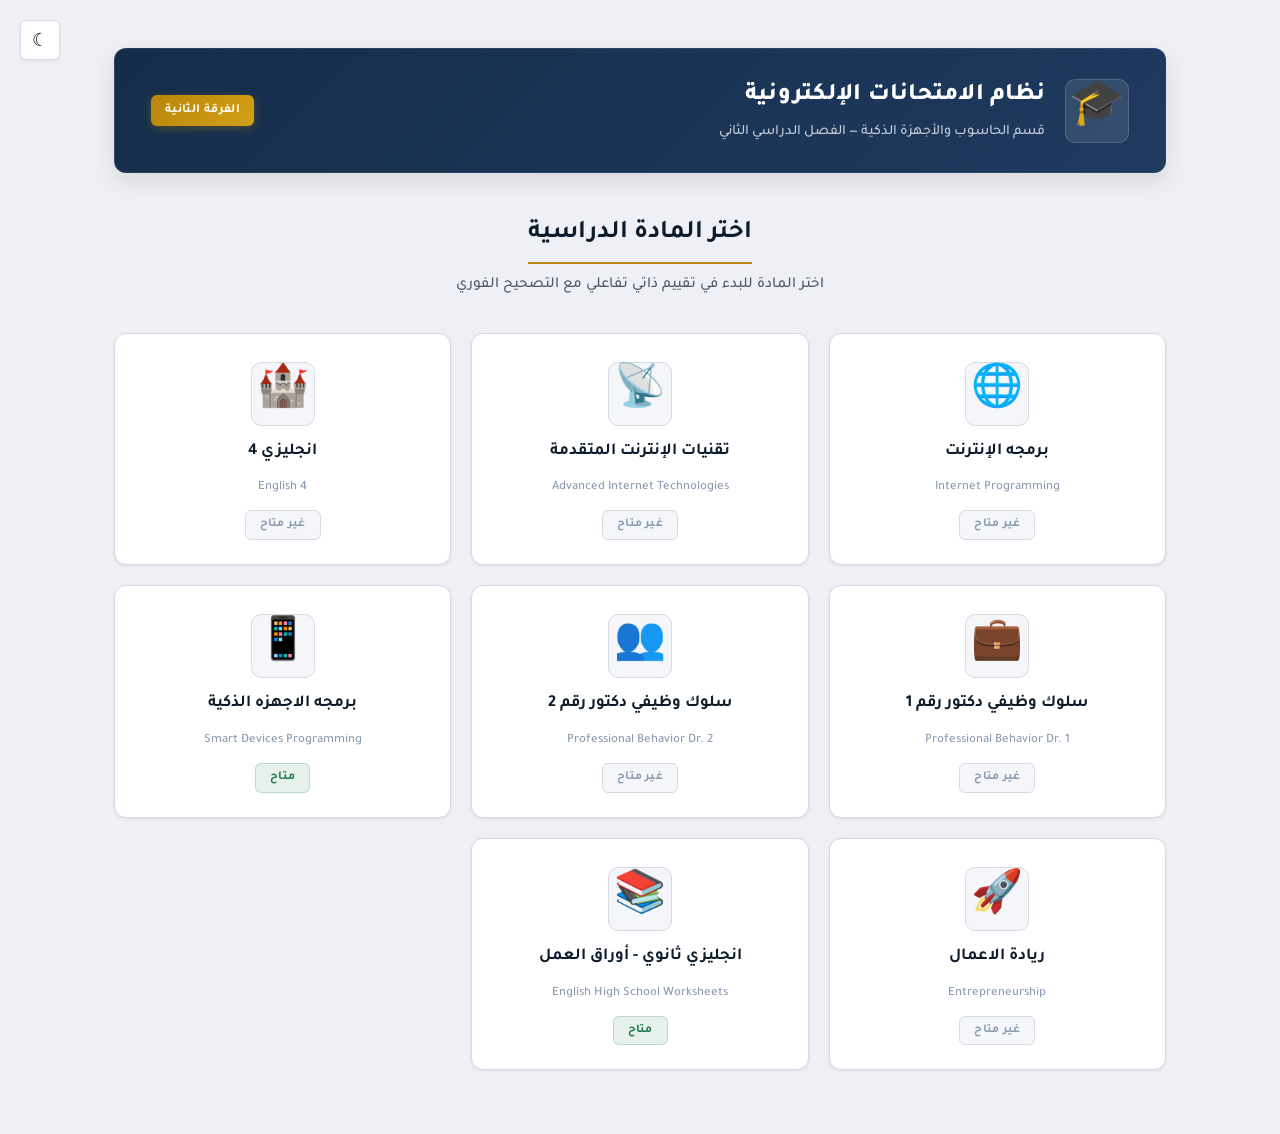
<file: index.html>
<!DOCTYPE html>
<html lang="ar" dir="rtl" data-theme="light">
<head>
    <meta charset="UTF-8">
    <meta name="viewport" content="width=device-width, initial-scale=1.0">
    <meta name="description" content="نظام اختبارات تفاعلي حديث لمادة الأجهزة الذكية والمواد الدراسية الأخرى مع ميزة التصحيح التلقائي والدعم الكامل للوضعين الفاتح والمظلم.">
    <title>الاجهزة الذكية - نظام الامتحانات</title>
    <link rel="preconnect" href="https://fonts.googleapis.com">
    <link rel="preconnect" href="https://fonts.gstatic.com" crossorigin>
    <link href="https://fonts.googleapis.com/css2?family=Tajawal:wght@400;500;700;800&display=swap" rel="stylesheet">
    <link rel="stylesheet" href="styles.css">
</head>
<body>

    <!-- ===== THEME TOGGLE ===== -->
    <button id="theme-toggle" class="theme-toggle" aria-label="تبديل الوضع">
        <span class="toggle-icon sun">&#x2600;</span>
        <span class="toggle-icon moon">&#x263E;</span>
    </button>

    <!-- ===== TOAST NOTIFICATION ===== -->
    <div id="toast" class="toast hidden"></div>

    <!-- ================================ -->
    <!-- SUBJECT SELECTION SCREEN         -->
    <!-- ================================ -->
    <main id="subject-screen" class="subject-screen">

        <!-- Institutional Banner -->
        <div class="institution-banner">
            <div class="institution-logo">🎓</div>
            <div class="institution-info">
                <div class="institution-title">نظام الامتحانات الإلكترونية</div>
                <div class="institution-subtitle">قسم الحاسوب والأجهزة الذكية — الفصل الدراسي الثاني</div>
            </div>
            <div class="institution-badge">الفرقة الثانية</div>
        </div>

        <div class="subject-header">
            <h1>اختر المادة الدراسية</h1>
            <p class="subject-subtitle">اختر المادة للبدء في تقييم ذاتي تفاعلي مع التصحيح الفوري</p>
        </div>
        <div id="subject-grid" class="subject-grid"></div>
        <div id="subject-loading" class="subject-loading hidden">
            <div class="spinner"></div>
            <span>جاري التحقق من توفر الاختبار...</span>
        </div>
        <!-- Skeleton loader shown during initial load -->
        <div id="skeleton-grid" class="subject-grid skeleton-grid">
            <div class="skeleton-card"></div>
            <div class="skeleton-card"></div>
            <div class="skeleton-card"></div>
            <div class="skeleton-card"></div>
            <div class="skeleton-card"></div>
            <div class="skeleton-card"></div>
            <div class="skeleton-card"></div>
        </div>
    </main>

    <!-- ================================ -->
    <!-- UNAVAILABLE MODAL                 -->
    <!-- ================================ -->
    <div id="unavailable-modal" class="modal-overlay hidden">
        <div class="modal-content">
            <div class="modal-icon">⌛</div>
            <p id="unavailable-message" class="modal-message">عذرا لايوجد اختبار متاح بالوقت الحالي</p>
            <p class="modal-sub">سيتم إضافة الاختبار قريباً، يرجى المحاولة لاحقاً</p>
            <button id="modal-close-btn" class="modal-btn">حسناً، فهمت</button>
        </div>
    </div>

    <!-- ================================ -->
    <!-- EXAM RESULT MODAL                 -->
    <!-- ================================ -->
    <div id="result-modal" class="modal-overlay hidden">
        <div class="result-card">
            <div class="result-icon" id="result-icon">✓</div>
            <h2 class="result-title" id="result-title">تم إنهاء الاختبار!</h2>
            <p class="result-subject" id="result-subject">المادة</p>

            <div class="result-stats">
                <div class="stat-box">
                    <div class="stat-label">الإجابات الصحيحة</div>
                    <div class="stat-value">
                        <span id="result-earned">0.00</span>
                        <span class="stat-of">من</span>
                        <span id="result-possible">0.00</span>
                    </div>
                </div>
                <div class="stat-box stat-percent">
                    <div class="stat-label">النسبة</div>
                    <div class="stat-value-percent" id="result-percent">0%</div>
                </div>
            </div>

            <div class="result-grade" id="result-grade">ممتاز</div>

            <button id="result-close-btn" class="modal-btn">العودة إلى المواد</button>
        </div>
    </div>

    <!-- ================================ -->
    <!-- CONFIRM MODAL                      -->
    <!-- ================================ -->
    <div id="confirm-modal" class="modal-overlay hidden">
        <div class="confirm-card">
            <div class="confirm-icon">?</div>
            <p id="confirm-message" class="confirm-message">هل أنت متأكد؟</p>
            <div class="confirm-actions">
                <button id="confirm-no-btn" class="modal-btn modal-btn-secondary">إلغاء</button>
                <button id="confirm-yes-btn" class="modal-btn">نعم</button>
            </div>
        </div>
    </div>

    <!-- ================================ -->
    <!-- EXAM SCREEN                       -->
    <!-- ================================ -->
    <div id="exam-screen" class="exam-screen hidden">

        <!-- Top Bar -->
        <header class="exam-topbar">
            <button id="back-to-subjects-btn" class="topbar-back" aria-label="العودة للمواد">
                <span class="back-arrow">&#x27F5;</span>
                <span class="back-text">المواد</span>
            </button>
            <div class="topbar-center">
                <span id="exam-subject-display" class="topbar-subject"></span>
            </div>
            <div class="topbar-stats">
                <span id="exam-progress-text" class="topbar-progress">0 / 0</span>
            </div>
            <button id="exam-theme-toggle" class="theme-toggle exam-theme-btn" aria-label="تبديل الوضع">
                <span class="toggle-icon sun">&#x2600;</span>
                <span class="toggle-icon moon">&#x263E;</span>
            </button>
        </header>

        <!-- Progress Bar -->
        <div class="progress-track">
            <div id="progress-bar" class="progress-fill"></div>
        </div>

        <div class="exam-layout">
            <!-- Side Panel -->
            <aside class="exam-side">
                <div class="side-header">التنقل في الاختبار</div>
                <div id="exam-subject-side" class="side-subject-label"></div>
                <div class="question-grid" id="exam-question-grid"></div>
                <div class="side-footer">
                    <span id="side-score-label">الدرجة:</span>
                    <span id="side-score" class="side-score">0.00</span>
                </div>
            </aside>

            <!-- Question Area -->
            <div class="exam-main">
                <div class="exam-header-bar">
                    <div class="question-number">سؤال <span id="current-question">1</span></div>
                    <div class="exam-info-row">
                        <div class="info-item">
                            <span class="info-label">تاريخ:</span>
                            <span id="exam-date"></span>
                        </div>
                        <div class="info-item">
                            <span class="info-label">الدرجة:</span>
                            <span id="score">0.00 من 0.00 (0%)</span>
                        </div>
                    </div>
                </div>

                <div id="question-container" class="question-container">
                    <div id="question-text" class="question-text"></div>
                    <div id="options-container" class="options-container"></div>
                </div>

                <div class="question-footer">
                    <div class="question-status">
                        <span id="status-indicator">لم تتم الإجابة</span>
                    </div>
                    <div class="question-nav-buttons">
                        <button id="prev-btn" class="nav-btn">&#x27F5; السابق</button>
                        <button id="next-btn" class="nav-btn">التالي &#x27F6;</button>
                        <button id="submit-btn" class="nav-btn submit-btn hidden">تسليم الاختبار ✓</button>
                    </div>
                </div>
            </div>
        </div>
    </div>

    <script src="questions.js" defer></script>
    <script src="app.js" defer></script>
</body>
</html>
</file>
<file: styles.css>
/* ============================================================
   DESIGN SYSTEM & VARIABLES
   ============================================================ */
:root,
[data-theme="light"] {
    --bg-primary: #eef0f5;
    --bg-secondary: #ffffff;
    --bg-card: #ffffff;
    --bg-glass: rgba(255, 255, 255, 0.92);
    --bg-elevated: #f4f6fa;
    --bg-overlay: rgba(10, 20, 40, 0.55);
    --text-primary: #0d1b2a;
    --text-secondary: #4a5568;
    --text-muted: #8a9ab0;
    --text-inverse: #ffffff;

    /* Formal navy/gold academic palette */
    --accent: #1e3a5f;
    --accent-hover: #152d4a;
    --accent-light: rgba(30, 58, 95, 0.08);
    --accent-glow: rgba(30, 58, 95, 0.15);
    --gold: #b8860b;
    --gold-light: rgba(184, 134, 11, 0.12);
    --gold-bright: #d4a017;

    --success: #1a7a4a;
    --success-light: rgba(26, 122, 74, 0.1);
    --danger: #b91c1c;
    --danger-light: rgba(185, 28, 28, 0.1);
    --warning: #b45309;
    --warning-light: rgba(180, 83, 9, 0.1);

    --border: #d5dae4;
    --border-hover: #a0aec0;
    --shadow-sm: 0 1px 3px rgba(0, 0, 0, 0.08);
    --shadow-md: 0 4px 12px rgba(0, 0, 0, 0.08);
    --shadow-lg: 0 8px 24px rgba(0, 0, 0, 0.1);
    --shadow-glow: 0 0 16px rgba(30, 58, 95, 0.18);

    --radius-sm: 6px;
    --radius-md: 10px;
    --radius-lg: 12px;
    --radius-xl: 16px;

    --gradient-bg: linear-gradient(135deg, #1e3a5f 0%, #2d5282 100%);
    --gradient-header: linear-gradient(135deg, #152d4a 0%, #1e3a5f 100%);
    --gradient-gold: linear-gradient(135deg, #b8860b 0%, #d4a017 100%);
    --topbar-bg: rgba(255, 255, 255, 0.96);
    --code-bg: #1a2035;
    --progress-track: #d5dae4;
    --option-hover: #f4f6fa;
    --option-selected: rgba(30, 58, 95, 0.06);
    --option-border: #d5dae4;
    --skeleton: linear-gradient(90deg, #d5dae4 25%, #eef0f5 50%, #d5dae4 75%);
    --modal-bg: rgba(255, 255, 255, 0.98);
}

[data-theme="dark"] {
    --bg-primary: #080e1a;
    --bg-secondary: #0d1526;
    --bg-card: rgba(13, 21, 38, 0.9);
    --bg-glass: rgba(13, 21, 38, 0.85);
    --bg-elevated: #111d30;
    --bg-overlay: rgba(0, 0, 0, 0.7);
    --text-primary: #e8edf5;
    --text-secondary: #8a9ab0;
    --text-muted: #566476;
    --text-inverse: #080e1a;

    --accent: #4a7fb5;
    --accent-hover: #3a6a9a;
    --accent-light: rgba(74, 127, 181, 0.12);
    --accent-glow: rgba(74, 127, 181, 0.2);
    --gold: #d4a017;
    --gold-light: rgba(212, 160, 23, 0.12);
    --gold-bright: #f0c040;

    --success: #22c55e;
    --success-light: rgba(34, 197, 94, 0.12);
    --danger: #f87171;
    --danger-light: rgba(248, 113, 113, 0.12);
    --warning: #fbbf24;
    --warning-light: rgba(251, 191, 36, 0.12);

    --border: #1a2a42;
    --border-hover: #2a4060;
    --shadow-sm: 0 1px 3px rgba(0, 0, 0, 0.4);
    --shadow-md: 0 4px 12px rgba(0, 0, 0, 0.35);
    --shadow-lg: 0 8px 24px rgba(0, 0, 0, 0.5);
    --shadow-glow: 0 0 18px rgba(74, 127, 181, 0.15);

    --gradient-bg: linear-gradient(135deg, #0d1d36 0%, #1a2d4a 100%);
    --gradient-header: linear-gradient(135deg, #0a1525 0%, #0d1d36 100%);
    --gradient-gold: linear-gradient(135deg, #b8860b 0%, #d4a017 100%);
    --topbar-bg: rgba(13, 21, 38, 0.97);
    --code-bg: #060c18;
    --progress-track: #1a2a42;
    --option-hover: #111d30;
    --option-selected: rgba(74, 127, 181, 0.1);
    --option-border: #1a2a42;
    --skeleton: linear-gradient(90deg, #0d1526 25%, #111d30 50%, #0d1526 75%);
    --modal-bg: rgba(13, 21, 38, 0.98);
}

/* ============================================================
   GLOBAL STYLES & RESET
   ============================================================ */
* {
    margin: 0;
    padding: 0;
    box-sizing: border-box;
}

body {
    font-family: 'Tajawal', 'Segoe UI', system-ui, -apple-system, sans-serif;
    background: var(--bg-primary);
    color: var(--text-primary);
    direction: rtl;
    min-height: 100vh;
    overflow-x: hidden;
    line-height: 1.65;
}

body, .theme-toggle, .subject-card, .modal-content, .exam-topbar,
.exam-side, .question-container, .option, .question-number-btn,
.progress-track, .info-item, .subject-screen, .exam-screen, .code-block-container {
    transition: background 0.25s ease, color 0.25s ease,
                border-color 0.25s ease, box-shadow 0.25s ease;
}

::-webkit-scrollbar { width: 6px; height: 6px; }
::-webkit-scrollbar-track { background: var(--bg-primary); }
::-webkit-scrollbar-thumb { background: var(--border); border-radius: 3px; }
::-webkit-scrollbar-thumb:hover { background: var(--accent); }

/* ============================================================
   FLOATING THEME TOGGLE
   ============================================================ */
.theme-toggle {
    position: fixed;
    top: 20px;
    left: 20px;
    z-index: 1000;
    width: 40px;
    height: 40px;
    border-radius: var(--radius-sm);
    border: 1px solid var(--border);
    background: var(--bg-secondary);
    cursor: pointer;
    display: flex;
    align-items: center;
    justify-content: center;
    font-size: 1.1rem;
    box-shadow: var(--shadow-sm);
}

.theme-toggle:hover {
    border-color: var(--accent);
    box-shadow: var(--shadow-md);
}

.theme-toggle .toggle-icon {
    position: absolute;
    transition: transform 0.3s ease, opacity 0.25s ease;
}

[data-theme="light"] .theme-toggle .moon,
[data-theme="dark"] .theme-toggle .sun {
    opacity: 1;
    transform: rotate(0deg) scale(1);
}

[data-theme="light"] .theme-toggle .sun,
[data-theme="dark"] .theme-toggle .moon {
    opacity: 0;
    transform: rotate(90deg) scale(0);
}

/* ============================================================
   TOAST MESSAGE
   ============================================================ */
.toast {
    position: fixed;
    bottom: 28px;
    left: 50%;
    transform: translateX(-50%);
    z-index: 9999;
    background: var(--danger);
    color: #fff;
    padding: 10px 24px;
    border-radius: var(--radius-md);
    font-weight: 600;
    font-size: 0.9rem;
    box-shadow: var(--shadow-lg);
    animation: toastIn 0.25s ease;
    letter-spacing: 0.01em;
}

.toast.hidden { display: none !important; }

@keyframes toastIn {
    from { opacity: 0; transform: translateX(-50%) translateY(14px); }
    to   { opacity: 1; transform: translateX(-50%) translateY(0); }
}

/* ============================================================
   SUBJECT SELECTION SCREEN
   ============================================================ */
.subject-screen {
    max-width: 1100px;
    margin: 0 auto;
    padding: 48px 24px 64px;
    animation: fadeUp 0.4s ease;
}

/* Institutional header banner */
.institution-banner {
    background: var(--gradient-header);
    color: #fff;
    border-radius: var(--radius-lg);
    padding: 28px 36px;
    margin-bottom: 40px;
    display: flex;
    align-items: center;
    gap: 20px;
    border: 1px solid rgba(255,255,255,0.08);
    box-shadow: var(--shadow-lg);
}

.institution-logo {
    font-size: 2.8rem;
    flex-shrink: 0;
    background: rgba(255,255,255,0.1);
    width: 64px;
    height: 64px;
    border-radius: var(--radius-md);
    display: flex;
    align-items: center;
    justify-content: center;
    border: 1px solid rgba(255,255,255,0.15);
}

.institution-info {
    flex: 1;
}

.institution-title {
    font-size: 1.5rem;
    font-weight: 800;
    margin-bottom: 4px;
    letter-spacing: 0.01em;
}

.institution-subtitle {
    font-size: 0.9rem;
    opacity: 0.75;
    font-weight: 500;
}

.institution-badge {
    background: var(--gradient-gold);
    color: #fff;
    font-size: 0.78rem;
    font-weight: 700;
    padding: 5px 14px;
    border-radius: var(--radius-sm);
    letter-spacing: 0.03em;
    text-transform: uppercase;
    flex-shrink: 0;
    box-shadow: 0 2px 8px rgba(184,134,11,0.35);
}

.subject-header {
    text-align: center;
    margin-bottom: 36px;
}

.subject-header h1 {
    font-size: 1.6rem;
    font-weight: 700;
    color: var(--text-primary);
    margin-bottom: 8px;
    border-bottom: 2px solid var(--gold);
    display: inline-block;
    padding-bottom: 6px;
}

.subject-subtitle {
    color: var(--text-secondary);
    font-size: 0.95rem;
    font-weight: 500;
}

.subject-grid {
    display: grid;
    grid-template-columns: repeat(auto-fill, minmax(280px, 1fr));
    gap: 20px;
}

.subject-card {
    background: var(--bg-card);
    border: 1px solid var(--border);
    border-radius: var(--radius-lg);
    padding: 28px 22px 24px;
    cursor: pointer;
    display: flex;
    flex-direction: column;
    align-items: center;
    text-align: center;
    gap: 12px;
    position: relative;
    overflow: hidden;
    box-shadow: var(--shadow-sm);
}

.subject-card::before {
    content: '';
    position: absolute;
    top: 0;
    left: 0;
    right: 0;
    height: 3px;
    background: var(--gradient-bg);
    transform: scaleX(0);
    transition: transform 0.3s ease;
    transform-origin: right;
}

.subject-card:hover {
    transform: translateY(-4px);
    border-color: var(--accent);
    box-shadow: var(--shadow-md), var(--shadow-glow);
}

.subject-card:hover::before { transform: scaleX(1); }

.subject-card:hover .subject-icon { transform: scale(1.08); }

.subject-icon {
    font-size: 2.6rem;
    transition: transform 0.25s ease;
    background: var(--bg-elevated);
    width: 64px;
    height: 64px;
    border-radius: var(--radius-md);
    display: flex;
    align-items: center;
    justify-content: center;
    border: 1px solid var(--border);
}

.subject-name {
    font-size: 1.05rem;
    font-weight: 700;
    color: var(--text-primary);
}

.subject-name-en {
    font-size: 0.8rem;
    color: var(--text-muted);
    font-weight: 500;
}

.subject-status-badge {
    font-size: 0.75rem;
    font-weight: 700;
    padding: 4px 14px;
    border-radius: var(--radius-sm);
    border: 1px solid transparent;
    letter-spacing: 0.02em;
}

.status-available {
    background: var(--success-light);
    color: var(--success);
    border-color: rgba(26,122,74,0.2);
}

.status-unavailable {
    background: var(--bg-elevated);
    color: var(--text-muted);
    border-color: var(--border);
}

/* Skeleton */
.skeleton-card {
    height: 210px;
    background: var(--bg-card);
    border-radius: var(--radius-lg);
    border: 1px solid var(--border);
    position: relative;
    overflow: hidden;
}

.skeleton-card::after {
    content: '';
    position: absolute;
    inset: 0;
    background: var(--skeleton);
    background-size: 200% 100%;
    animation: shimmer 1.5s infinite;
}

@keyframes shimmer {
    0%   { background-position: 200% 0; }
    100% { background-position: -200% 0; }
}

.subject-loading {
    display: flex;
    align-items: center;
    justify-content: center;
    gap: 10px;
    margin-top: 28px;
    color: var(--accent);
    font-weight: 600;
    font-size: 0.9rem;
}

.spinner {
    width: 22px;
    height: 22px;
    border: 2px solid var(--border);
    border-top-color: var(--accent);
    border-radius: 50%;
    animation: spin 0.75s linear infinite;
}

@keyframes spin { to { transform: rotate(360deg); } }

/* ============================================================
   MODALS & OVERLAYS
   ============================================================ */
.modal-overlay {
    position: fixed;
    inset: 0;
    background: var(--bg-overlay);
    backdrop-filter: blur(6px);
    -webkit-backdrop-filter: blur(6px);
    z-index: 2000;
    display: flex;
    justify-content: center;
    align-items: center;
    padding: 16px;
    animation: fadeIn 0.2s ease;
}

.modal-content, .result-card, .confirm-card {
    background: var(--modal-bg);
    border: 1px solid var(--border);
    border-radius: var(--radius-xl);
    padding: 36px 30px;
    max-width: 420px;
    width: 100%;
    text-align: center;
    box-shadow: var(--shadow-lg);
    animation: modalScaleUp 0.3s cubic-bezier(0.34, 1.2, 0.64, 1);
}

.modal-content::before {
    content: '';
    display: block;
    height: 3px;
    background: var(--gradient-bg);
    border-radius: 3px 3px 0 0;
    margin: -36px -30px 28px;
}

.modal-icon, .confirm-icon, .result-icon {
    font-size: 3rem;
    margin-bottom: 14px;
}

.modal-message, .result-title, .confirm-message {
    font-size: 1.2rem;
    font-weight: 700;
    margin-bottom: 8px;
}

.modal-sub {
    font-size: 0.9rem;
    color: var(--text-secondary);
    margin-bottom: 28px;
    line-height: 1.6;
}

.modal-btn {
    background: var(--accent);
    color: #fff;
    border: none;
    padding: 11px 30px;
    border-radius: var(--radius-md);
    font-size: 0.95rem;
    font-weight: 700;
    cursor: pointer;
    transition: background 0.2s, transform 0.15s, box-shadow 0.2s;
    font-family: inherit;
    letter-spacing: 0.02em;
}

.modal-btn:hover {
    background: var(--accent-hover);
    transform: translateY(-1px);
    box-shadow: var(--shadow-md);
}

.modal-btn-secondary {
    background: transparent;
    color: var(--text-primary);
    border: 1px solid var(--border);
    margin-left: 8px;
}

.modal-btn-secondary:hover {
    background: var(--bg-elevated);
    border-color: var(--border-hover);
}

/* Result card */
.result-card {
    position: relative;
    overflow: hidden;
}

.result-card::before {
    content: '';
    position: absolute;
    top: 0;
    left: 0;
    right: 0;
    height: 4px;
    background: var(--gradient-bg);
}

.result-subject {
    font-size: 0.9rem;
    color: var(--accent);
    background: var(--accent-light);
    display: inline-block;
    padding: 5px 16px;
    border-radius: var(--radius-sm);
    margin-bottom: 22px;
    font-weight: 700;
    border: 1px solid var(--accent-glow);
}

.result-stats {
    display: grid;
    grid-template-columns: 1fr 1fr;
    gap: 14px;
    margin-bottom: 20px;
}

.stat-box {
    background: var(--bg-elevated);
    border: 1px solid var(--border);
    border-radius: var(--radius-md);
    padding: 16px 10px;
    display: flex;
    flex-direction: column;
    align-items: center;
    gap: 6px;
}

.stat-label {
    font-size: 0.75rem;
    color: var(--text-secondary);
    font-weight: 600;
    text-transform: uppercase;
    letter-spacing: 0.04em;
}

.stat-value {
    font-size: 1.05rem;
    font-weight: 700;
    display: flex;
    align-items: baseline;
    gap: 4px;
}

.stat-of { font-size: 0.7rem; color: var(--text-muted); }

.stat-value-percent {
    font-size: 1.75rem;
    font-weight: 800;
    color: var(--accent);
}

.stat-percent {
    background: var(--accent-light);
    border-color: var(--accent-glow);
}

.result-grade {
    font-size: 1rem;
    font-weight: 700;
    padding: 7px 22px;
    border-radius: var(--radius-sm);
    display: inline-block;
    margin-bottom: 24px;
    letter-spacing: 0.03em;
    border: 1px solid transparent;
}

/* Grade colour classes */
.grade-excellent {
    background: var(--success-light);
    color: var(--success);
    border-color: rgba(26,122,74,0.25);
}
.grade-good {
    background: var(--gold-light);
    color: var(--gold);
    border-color: rgba(184,134,11,0.25);
}
.grade-okay {
    background: var(--warning-light);
    color: var(--warning);
    border-color: rgba(180,83,9,0.25);
}
.grade-fail {
    background: var(--danger-light);
    color: var(--danger);
    border-color: rgba(185,28,28,0.25);
}

.confirm-actions {
    display: flex;
    justify-content: center;
    gap: 10px;
    margin-top: 20px;
}

.confirm-actions button { flex: 1; }

@keyframes modalScaleUp {
    from { opacity: 0; transform: scale(0.94) translateY(8px); }
    to   { opacity: 1; transform: scale(1) translateY(0); }
}

/* ============================================================
   EXAM SCREEN LAYOUT
   ============================================================ */
.exam-screen {
    min-height: 100vh;
    display: flex;
    flex-direction: column;
}

.exam-topbar {
    position: sticky;
    top: 0;
    z-index: 100;
    display: flex;
    align-items: center;
    justify-content: space-between;
    padding: 12px 24px;
    background: var(--topbar-bg);
    border-bottom: 2px solid var(--accent);
    box-shadow: var(--shadow-sm);
}

.topbar-back {
    display: flex;
    align-items: center;
    gap: 6px;
    background: transparent;
    border: 1px solid var(--border);
    padding: 7px 14px;
    border-radius: var(--radius-sm);
    color: var(--text-primary);
    font-weight: 600;
    font-size: 0.88rem;
    cursor: pointer;
    font-family: inherit;
    transition: all 0.2s;
}

.topbar-back:hover {
    background: var(--accent);
    border-color: var(--accent);
    color: #fff;
}

.topbar-center {
    font-weight: 700;
    font-size: 1rem;
    color: var(--text-primary);
}

.topbar-stats {
    font-size: 0.85rem;
    font-weight: 700;
    color: var(--accent);
    background: var(--accent-light);
    padding: 5px 14px;
    border-radius: var(--radius-sm);
    border: 1px solid var(--accent-glow);
}

.exam-theme-btn {
    position: relative;
    top: auto;
    left: auto;
    z-index: auto;
    box-shadow: none;
    background: transparent;
    border: 1px solid var(--border);
}

body.exam-active #theme-toggle { display: none !important; }

.progress-track {
    height: 3px;
    background: var(--progress-track);
    position: sticky;
    top: 62px;
    z-index: 99;
}

.progress-fill {
    height: 100%;
    background: var(--gradient-gold);
    width: 0%;
    transition: width 0.35s ease;
}

.exam-layout {
    display: flex;
    flex: 1;
    max-width: 1200px;
    width: 100%;
    margin: 0 auto;
    padding: 28px 24px;
    gap: 28px;
}

/* Sidebar */
.exam-side {
    width: 230px;
    flex-shrink: 0;
    background: var(--bg-card);
    border: 1px solid var(--border);
    border-radius: var(--radius-lg);
    padding: 20px 16px;
    height: fit-content;
    position: sticky;
    top: 90px;
    box-shadow: var(--shadow-sm);
}

.side-header {
    font-weight: 700;
    font-size: 0.85rem;
    color: var(--accent);
    text-align: center;
    margin-bottom: 12px;
    padding-bottom: 12px;
    border-bottom: 1px solid var(--border);
    text-transform: uppercase;
    letter-spacing: 0.05em;
}

.side-subject-label {
    text-align: center;
    font-size: 0.82rem;
    font-weight: 600;
    background: var(--bg-elevated);
    padding: 7px 10px;
    border-radius: var(--radius-sm);
    margin-bottom: 16px;
    border: 1px solid var(--border);
    color: var(--text-secondary);
}

.question-grid {
    display: grid;
    grid-template-columns: repeat(4, 1fr);
    gap: 6px;
    margin-bottom: 18px;
}

.question-number-btn {
    width: 100%;
    aspect-ratio: 1;
    border: 1px solid var(--border);
    border-radius: var(--radius-sm);
    background: var(--bg-elevated);
    color: var(--text-secondary);
    font-weight: 600;
    font-size: 0.8rem;
    cursor: pointer;
    display: flex;
    align-items: center;
    justify-content: center;
    font-family: inherit;
    transition: all 0.15s;
}

.question-number-btn:hover {
    border-color: var(--accent);
    color: var(--accent);
    background: var(--accent-light);
}

.question-number-btn.current {
    background: var(--accent);
    border-color: var(--accent);
    color: #fff;
    box-shadow: 0 2px 6px var(--accent-glow);
}

.question-number-btn.correct {
    background: var(--success-light);
    border-color: var(--success);
    color: var(--success);
}

.question-number-btn.wrong {
    background: var(--danger-light);
    border-color: var(--danger);
    color: var(--danger);
}

.side-footer {
    display: flex;
    justify-content: space-between;
    align-items: center;
    padding-top: 14px;
    border-top: 1px solid var(--border);
    font-size: 0.85rem;
    font-weight: 600;
    color: var(--text-secondary);
}

.side-score {
    font-size: 1.05rem;
    font-weight: 800;
    color: var(--accent);
}

/* Main area */
.exam-main {
    flex: 1;
    min-width: 0;
    display: flex;
    flex-direction: column;
    gap: 18px;
}

.exam-header-bar {
    display: flex;
    align-items: center;
    justify-content: space-between;
    flex-wrap: wrap;
    gap: 10px;
}

.question-number {
    font-weight: 700;
    color: var(--accent);
    background: var(--accent-light);
    padding: 5px 18px;
    border-radius: var(--radius-sm);
    font-size: 0.9rem;
    border: 1px solid var(--accent-glow);
}

.exam-info-row {
    display: flex;
    gap: 10px;
}

.info-item {
    font-size: 0.82rem;
    background: var(--bg-card);
    border: 1px solid var(--border);
    padding: 5px 12px;
    border-radius: var(--radius-sm);
    color: var(--text-secondary);
    font-weight: 600;
}

.info-label {
    color: var(--accent);
    margin-left: 4px;
}

.question-container {
    background: var(--bg-secondary);
    border: 1px solid var(--border);
    border-radius: var(--radius-lg);
    padding: 28px;
    box-shadow: var(--shadow-sm);
}

.question-text {
    font-size: 1.15rem;
    font-weight: 600;
    line-height: 1.85;
    margin-bottom: 24px;
    border-right: 3px solid var(--gold);
    padding-right: 16px;
    color: var(--text-primary);
}

/* Options */
.options-container { display: grid; gap: 12px; }

.option {
    border: 1px solid var(--option-border);
    background: var(--bg-elevated);
    border-radius: var(--radius-md);
    padding: 14px 18px;
    cursor: pointer;
    display: flex;
    align-items: center;
    gap: 14px;
    font-weight: 500;
    font-size: 0.95rem;
    transition: all 0.15s ease;
    position: relative;
}

.option-text { white-space: pre-line; line-height: 1.6; }

.option:hover {
    border-color: var(--accent);
    background: var(--option-hover);
    transform: translateX(-3px);
    box-shadow: var(--shadow-sm);
}

.option.selected {
    border-color: var(--accent);
    background: var(--option-selected);
    box-shadow: 0 0 0 2px var(--accent-glow);
}

.option.selected::after {
    content: '\2713';
    position: absolute;
    left: 18px;
    font-size: 1rem;
    font-weight: 800;
    color: var(--accent);
}

.radio-dot {
    width: 18px;
    height: 18px;
    border: 2px solid var(--text-muted);
    border-radius: 50%;
    display: flex;
    align-items: center;
    justify-content: center;
    transition: all 0.15s;
    background: var(--bg-secondary);
    flex-shrink: 0;
}

.option.selected .radio-dot {
    border-color: var(--accent);
    background: var(--accent);
}

.option.selected .radio-dot::after {
    content: '';
    width: 7px;
    height: 7px;
    background: #fff;
    border-radius: 50%;
}

/* Question footer & nav */
.question-footer {
    display: flex;
    justify-content: space-between;
    align-items: center;
    border-top: 1px solid var(--border);
    padding-top: 20px;
}

.question-status {
    font-size: 0.85rem;
    font-weight: 600;
    padding: 5px 16px;
    border-radius: var(--radius-sm);
    background: var(--bg-elevated);
    border: 1px solid var(--border);
    color: var(--text-muted);
}

.question-nav-buttons { display: flex; gap: 10px; }

.nav-btn {
    background: var(--accent);
    color: #fff;
    border: none;
    padding: 9px 22px;
    border-radius: var(--radius-sm);
    font-weight: 700;
    cursor: pointer;
    font-family: inherit;
    display: flex;
    align-items: center;
    gap: 5px;
    font-size: 0.9rem;
    letter-spacing: 0.02em;
    transition: background 0.2s, transform 0.15s;
}

.nav-btn:hover:not(:disabled) {
    background: var(--accent-hover);
    transform: translateY(-1px);
    box-shadow: var(--shadow-md);
}

.nav-btn:disabled {
    background: var(--border);
    color: var(--text-muted);
    cursor: not-allowed;
}

/* Submit button variant */
.nav-btn.submit-btn {
    background: var(--gradient-gold);
    color: #fff;
    box-shadow: 0 2px 8px rgba(184,134,11,0.3);
}

.nav-btn.submit-btn:hover:not(:disabled) {
    opacity: 0.92;
    transform: translateY(-1px);
}

/* ============================================================
   CODE BLOCK STYLING
   ============================================================ */
.code-block-container {
    margin: 18px 0;
    border-radius: var(--radius-md);
    overflow: hidden;
    box-shadow: var(--shadow-md);
    background: var(--code-bg);
    border: 1px solid rgba(255,255,255,0.06);
}

.code-block-header {
    display: flex;
    justify-content: space-between;
    align-items: center;
    padding: 8px 16px;
    background: rgba(0, 0, 0, 0.3);
    border-bottom: 1px solid rgba(255,255,255,0.05);
}

.code-lang {
    font-size: 0.72rem;
    font-weight: 700;
    color: var(--gold-bright);
    text-transform: uppercase;
    letter-spacing: 0.06em;
    background: rgba(212,160,23,0.1);
    padding: 3px 10px;
    border-radius: 4px;
    border: 1px solid rgba(212,160,23,0.2);
}

.code-block {
    margin: 0;
    padding: 16px 20px;
    overflow-x: auto;
    direction: ltr;
    text-align: left;
}

.code-block code {
    font-family: 'Fira Code', 'Consolas', monospace;
    font-size: 0.875rem;
    line-height: 1.65;
    color: #d4e0f0;
    white-space: pre;
    display: block;
}

/* ============================================================
   KEYFRAMES & UTILITIES
   ============================================================ */
.hidden { display: none !important; }

@keyframes fadeUp {
    from { opacity: 0; transform: translateY(14px); }
    to   { opacity: 1; transform: translateY(0); }
}

@keyframes fadeIn {
    from { opacity: 0; }
    to   { opacity: 1; }
}

/* ============================================================
   RESPONSIVE DESIGN
   ============================================================ */
@media (max-width: 1024px) {
    .exam-layout { flex-direction: column; }
    .exam-side { width: 100%; position: static; padding: 16px; }
    .side-subject-label { display: none; }
    .question-grid { grid-template-columns: repeat(10, 1fr); }
}

@media (max-width: 768px) {
    .subject-screen { padding: 28px 14px 48px; }
    .institution-banner { flex-direction: column; text-align: center; padding: 22px; gap: 14px; }
    .institution-badge { align-self: center; }
    .subject-header h1 { font-size: 1.3rem; }
    .subject-grid { grid-template-columns: 1fr; }
    .exam-topbar { padding: 10px 14px; }
    .topbar-center { font-size: 0.9rem; }
    .question-grid { grid-template-columns: repeat(8, 1fr); }
    .question-container { padding: 18px; }
    .question-text { font-size: 1.05rem; margin-bottom: 18px; }
    .option { padding: 12px 14px; font-size: 0.9rem; }
    .question-footer { flex-direction: column-reverse; gap: 14px; }
    .question-nav-buttons { width: 100%; }
    .nav-btn { flex: 1; justify-content: center; }
    .theme-toggle { top: 14px; left: 14px; width: 36px; height: 36px; }
}

@media (max-width: 480px) {
    .question-grid { grid-template-columns: repeat(6, 1fr); }
    .result-stats { grid-template-columns: 1fr; }
    .exam-info-row { flex-direction: column; gap: 6px; }
}
</file>
